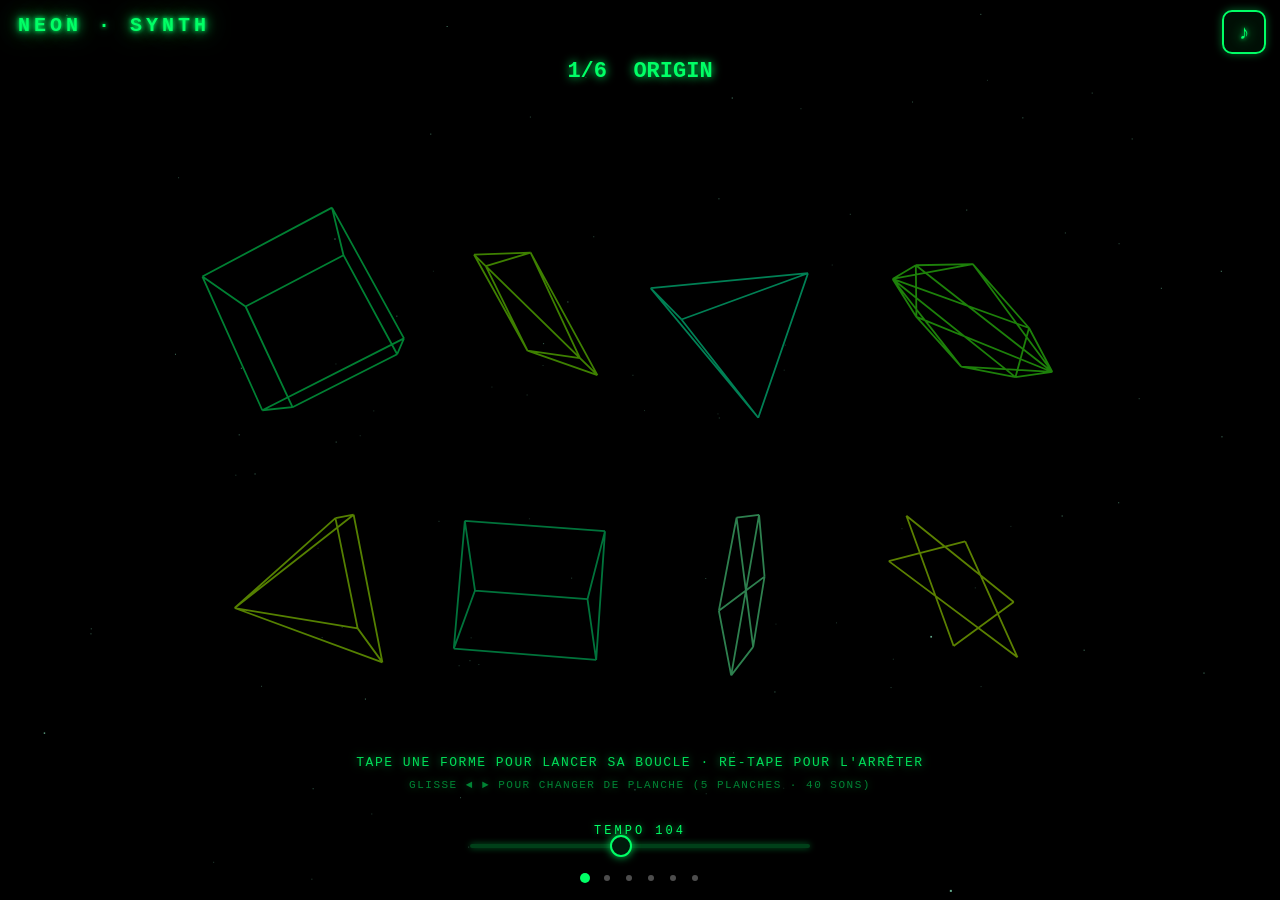
<file: index.html>
<!DOCTYPE html>
<html lang="fr">
<head>
<meta charset="UTF-8">
<meta name="viewport" content="width=device-width, initial-scale=1.0, maximum-scale=1.0, user-scalable=no, viewport-fit=cover">
<meta name="apple-mobile-web-app-capable" content="yes">
<meta name="apple-mobile-web-app-status-bar-style" content="black-translucent">
<meta name="theme-color" content="#000000">
<title>NEON SYNTH MODULE</title>
<link rel="stylesheet" href="style.css">
</head>
<body>
<canvas id="game"></canvas>

<!-- Titre -->
<div id="title">NEON · SYNTH</div>

<!-- Bouton son -->
<button id="mute">♪</button>

<!-- Slider de tempo -->
<div id="tempo">
  <span id="tempoLabel">TEMPO 104</span>
  <input id="tempoSlider" type="range" min="60" max="160" value="104" step="1">
</div>

<!-- Aide (disparaît au premier tap) -->
<div id="hint">TAPE UNE FORME POUR LANCER SA BOUCLE · RE-TAPE POUR L'ARRÊTER<br><span>GLISSE ◄ ► POUR CHANGER DE PLANCHE (5 PLANCHES · 40 SONS)</span></div>

<script src="audio.js"></script>
<script src="game.js"></script>
</body>
</html>
</file>
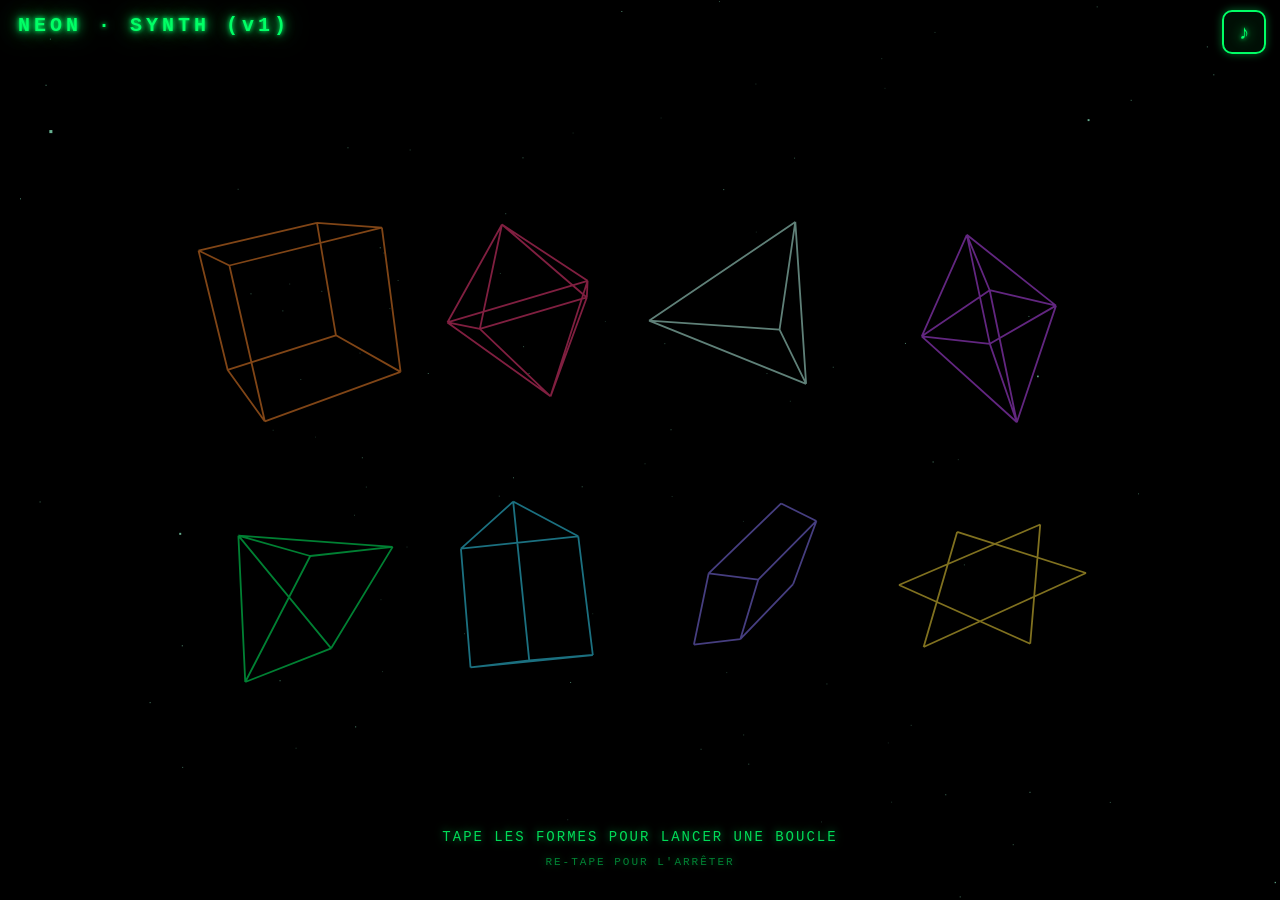
<file: v1/index.html>
<!DOCTYPE html>
<html lang="fr">
<head>
<meta charset="UTF-8">
<meta name="viewport" content="width=device-width, initial-scale=1.0, maximum-scale=1.0, user-scalable=no, viewport-fit=cover">
<meta name="apple-mobile-web-app-capable" content="yes">
<meta name="apple-mobile-web-app-status-bar-style" content="black-translucent">
<meta name="theme-color" content="#000000">
<title>NEON SYNTH MODULE</title>
<link rel="stylesheet" href="style.css">
</head>
<body>
<canvas id="game"></canvas>

<!-- Titre -->
<div id="title">NEON · SYNTH (v1)</div>

<!-- Bouton son -->
<button id="mute">♪</button>

<!-- Aide (disparaît au premier tap) -->
<div id="hint">TAPE LES FORMES POUR LANCER UNE BOUCLE<br><span>RE-TAPE POUR L'ARRÊTER</span></div>

<script src="audio.js"></script>
<script src="game.js"></script>
</body>
</html>
</file>
<file: style.css>
/* ===== NEON SYNTH MODULE — identité Tron filaire néon ===== */
:root{
  --neon:#00ff66;
  --neon-glow:0 0 4px #00ff66, 0 0 12px #00ff66, 0 0 24px #00aa44;
}

*{margin:0;padding:0;box-sizing:border-box;-webkit-tap-highlight-color:transparent;}

html,body{
  width:100%;height:100%;
  background:#000;
  overflow:hidden;
  font-family:"Courier New",monospace;
  color:var(--neon);
  touch-action:none;
  user-select:none;-webkit-user-select:none;
}

#game{
  display:block;position:absolute;top:0;left:0;
  width:100%;height:100%;
  image-rendering:pixelated;
  image-rendering:crisp-edges;
}

/* ===== Titre ===== */
#title{
  position:absolute;z-index:20;
  top:calc(env(safe-area-inset-top) + 14px);
  left:18px;
  font-size:20px;letter-spacing:4px;font-weight:bold;
  color:var(--neon);
  text-shadow:var(--neon-glow);
}

/* ===== Bouton son ===== */
#mute{
  position:absolute;z-index:30;
  top:calc(env(safe-area-inset-top) + 10px);
  right:14px;
  width:44px;height:44px;
  background:rgba(0,255,102,0.06);
  border:2px solid var(--neon);
  border-radius:10px;
  color:var(--neon);
  font-size:20px;line-height:1;
  text-shadow:var(--neon-glow);
  box-shadow:0 0 8px rgba(0,255,102,.4);
}
#mute.off{opacity:.4;}
#mute:active{background:rgba(0,255,102,0.25);}

/* ===== Slider de tempo ===== */
#tempo{
  position:absolute;z-index:25;left:50%;transform:translateX(-50%);
  bottom:calc(env(safe-area-inset-bottom) + 52px);
  width:min(78%,340px);
  display:flex;flex-direction:column;align-items:center;gap:6px;
}
#tempoLabel{
  font-size:12px;letter-spacing:3px;
  color:var(--neon);text-shadow:0 0 6px rgba(0,255,102,.6);
}
#tempoSlider{
  -webkit-appearance:none;appearance:none;
  width:100%;height:4px;border-radius:2px;
  background:rgba(0,255,102,0.25);
  box-shadow:0 0 6px rgba(0,255,102,.4);
  outline:none;
}
#tempoSlider::-webkit-slider-thumb{
  -webkit-appearance:none;appearance:none;
  width:22px;height:22px;border-radius:50%;
  background:#001a0c;border:2px solid var(--neon);
  box-shadow:0 0 8px rgba(0,255,102,.8);cursor:pointer;
}
#tempoSlider::-moz-range-thumb{
  width:22px;height:22px;border-radius:50%;
  background:#001a0c;border:2px solid var(--neon);
  box-shadow:0 0 8px rgba(0,255,102,.8);cursor:pointer;
}

/* ===== Aide (au-dessus du slider, ne chevauche plus les dots) ===== */
#hint{
  position:absolute;z-index:20;left:0;right:0;
  bottom:calc(env(safe-area-inset-bottom) + 104px);
  text-align:center;
  font-size:13px;letter-spacing:1.5px;line-height:1.7;
  color:rgba(0,255,102,0.85);
  text-shadow:0 0 8px rgba(0,255,102,.6);
  transition:opacity .6s;
  pointer-events:none;
  animation:blink 2s ease-in-out infinite;
}
#hint span{font-size:11px;opacity:.6;}
#hint.gone{opacity:0;}

@keyframes blink{0%,100%{opacity:.5;}50%{opacity:1;}}
</file>
<file: v1/style.css>
/* ===== NEON SYNTH MODULE — identité Tron filaire néon ===== */
:root{
  --neon:#00ff66;
  --neon-glow:0 0 4px #00ff66, 0 0 12px #00ff66, 0 0 24px #00aa44;
}

*{margin:0;padding:0;box-sizing:border-box;-webkit-tap-highlight-color:transparent;}

html,body{
  width:100%;height:100%;
  background:#000;
  overflow:hidden;
  font-family:"Courier New",monospace;
  color:var(--neon);
  touch-action:none;
  user-select:none;-webkit-user-select:none;
}

#game{
  display:block;position:absolute;top:0;left:0;
  width:100%;height:100%;
  image-rendering:pixelated;
  image-rendering:crisp-edges;
}

/* ===== Titre ===== */
#title{
  position:absolute;z-index:20;
  top:calc(env(safe-area-inset-top) + 14px);
  left:18px;
  font-size:20px;letter-spacing:4px;font-weight:bold;
  color:var(--neon);
  text-shadow:var(--neon-glow);
}

/* ===== Bouton son ===== */
#mute{
  position:absolute;z-index:30;
  top:calc(env(safe-area-inset-top) + 10px);
  right:14px;
  width:44px;height:44px;
  background:rgba(0,255,102,0.06);
  border:2px solid var(--neon);
  border-radius:10px;
  color:var(--neon);
  font-size:20px;line-height:1;
  text-shadow:var(--neon-glow);
  box-shadow:0 0 8px rgba(0,255,102,.4);
}
#mute.off{opacity:.4;}
#mute:active{background:rgba(0,255,102,0.25);}

/* ===== Aide ===== */
#hint{
  position:absolute;z-index:20;left:0;right:0;
  bottom:calc(env(safe-area-inset-bottom) + 26px);
  text-align:center;
  font-size:14px;letter-spacing:2px;line-height:1.7;
  color:rgba(0,255,102,0.85);
  text-shadow:0 0 8px rgba(0,255,102,.6);
  transition:opacity .6s;
  pointer-events:none;
  animation:blink 2s ease-in-out infinite;
}
#hint span{font-size:11px;opacity:.6;}
#hint.gone{opacity:0;}

@keyframes blink{0%,100%{opacity:.5;}50%{opacity:1;}}
</file>
